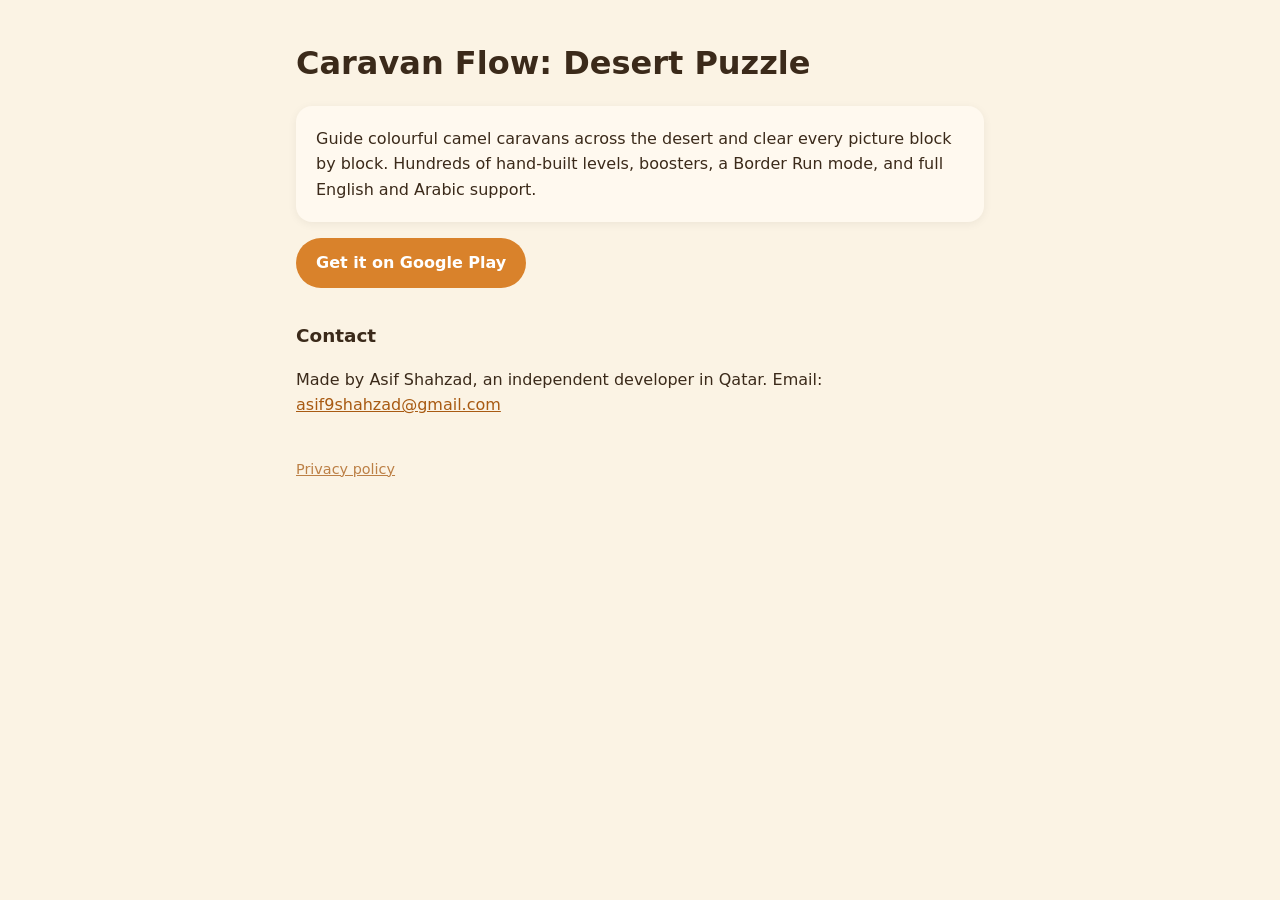
<file: index.html>
<!doctype html><html lang="en"><head><meta charset="utf-8"><meta name="viewport" content="width=device-width,initial-scale=1">
<title>Caravan Flow: Desert Puzzle</title><meta name="description" content="Caravan Flow: Desert Puzzle — a relaxing colour-sorting caravan puzzle game for Android.">
<link rel="stylesheet" href="style.css"></head><body><main>
<h1>Caravan Flow: Desert Puzzle</h1>
<p class="card">Guide colourful camel caravans across the desert and clear every picture block by block. Hundreds of hand-built levels, boosters, a Border Run mode, and full English and Arabic support.</p>
<p><a class="btn" href="https://play.google.com/store/apps/details?id=com.areesha.caravanflow">Get it on Google Play</a></p>
<h2>Contact</h2>
<p>Made by Asif Shahzad, an independent developer in Qatar. Email: <a href="mailto:asif9shahzad@gmail.com">asif9shahzad@gmail.com</a></p>
<footer><a href="privacy.html">Privacy policy</a></footer>
</main></body></html>
</file>
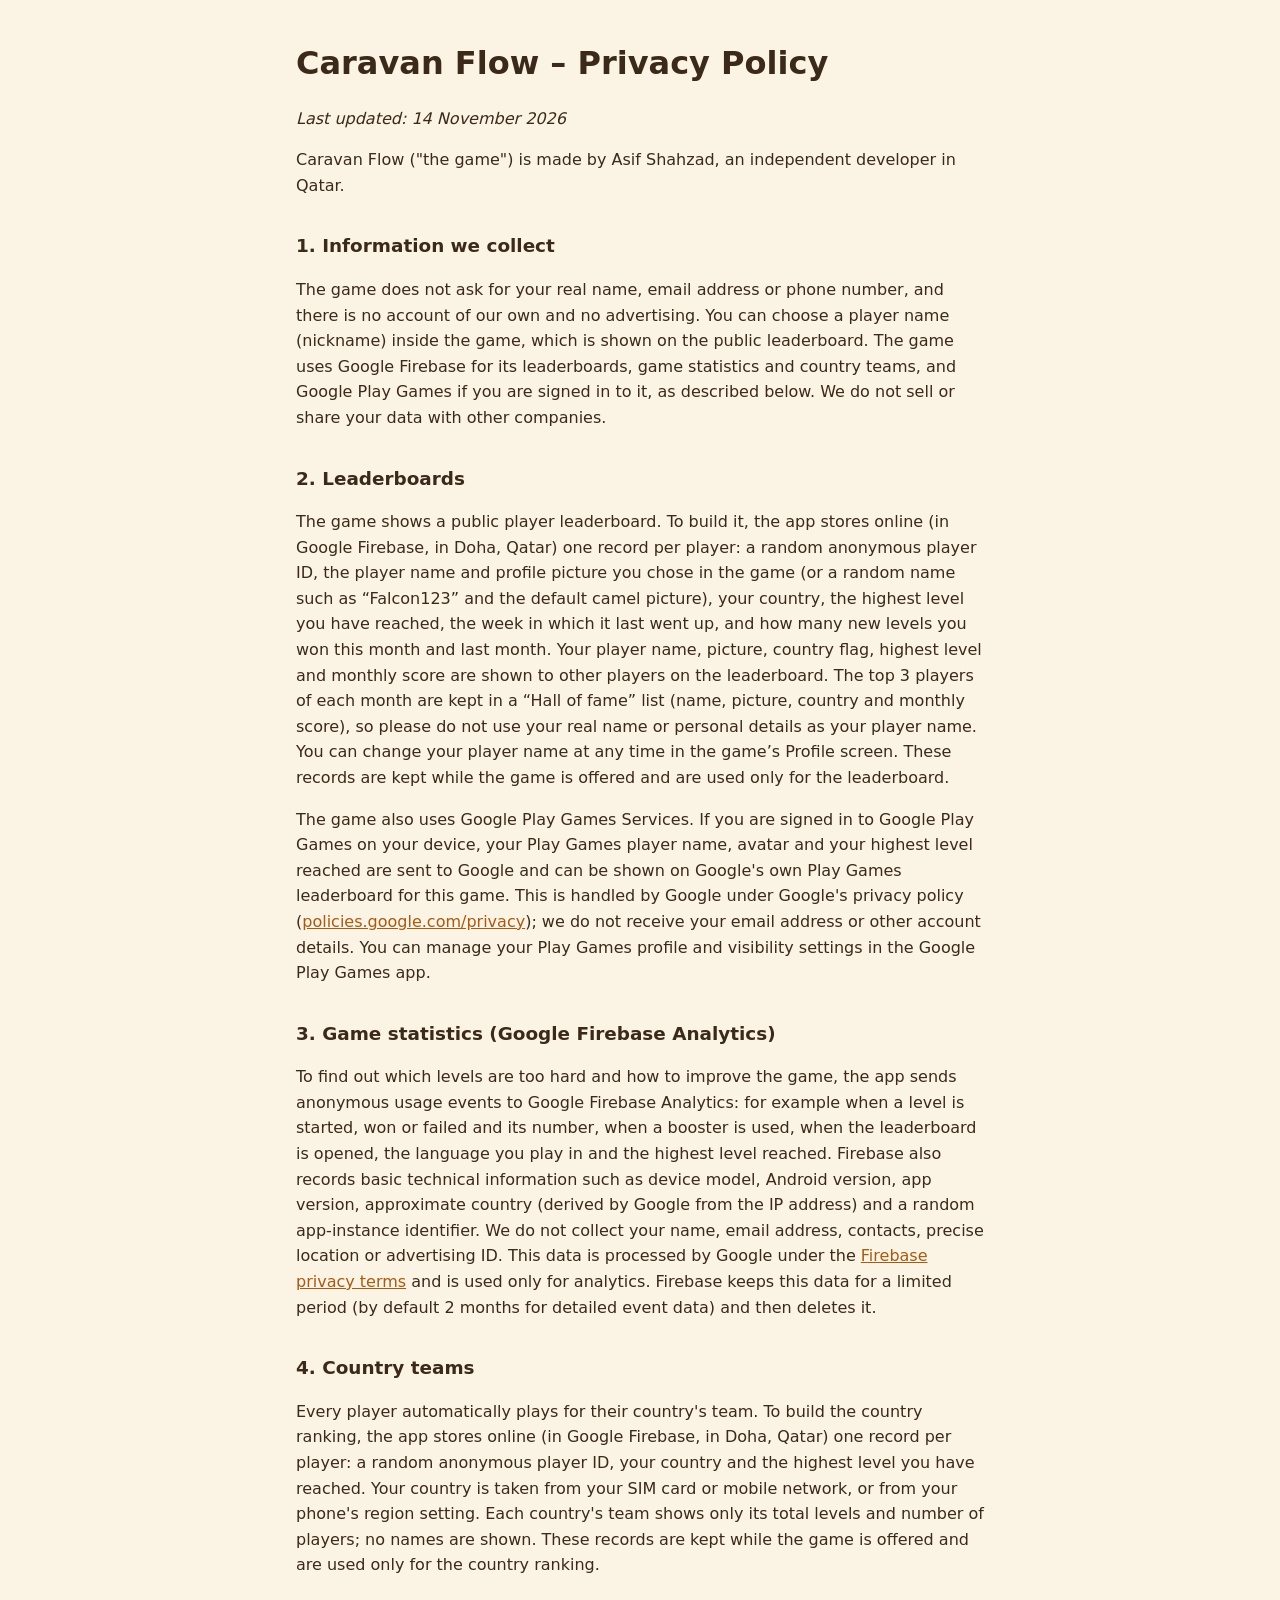
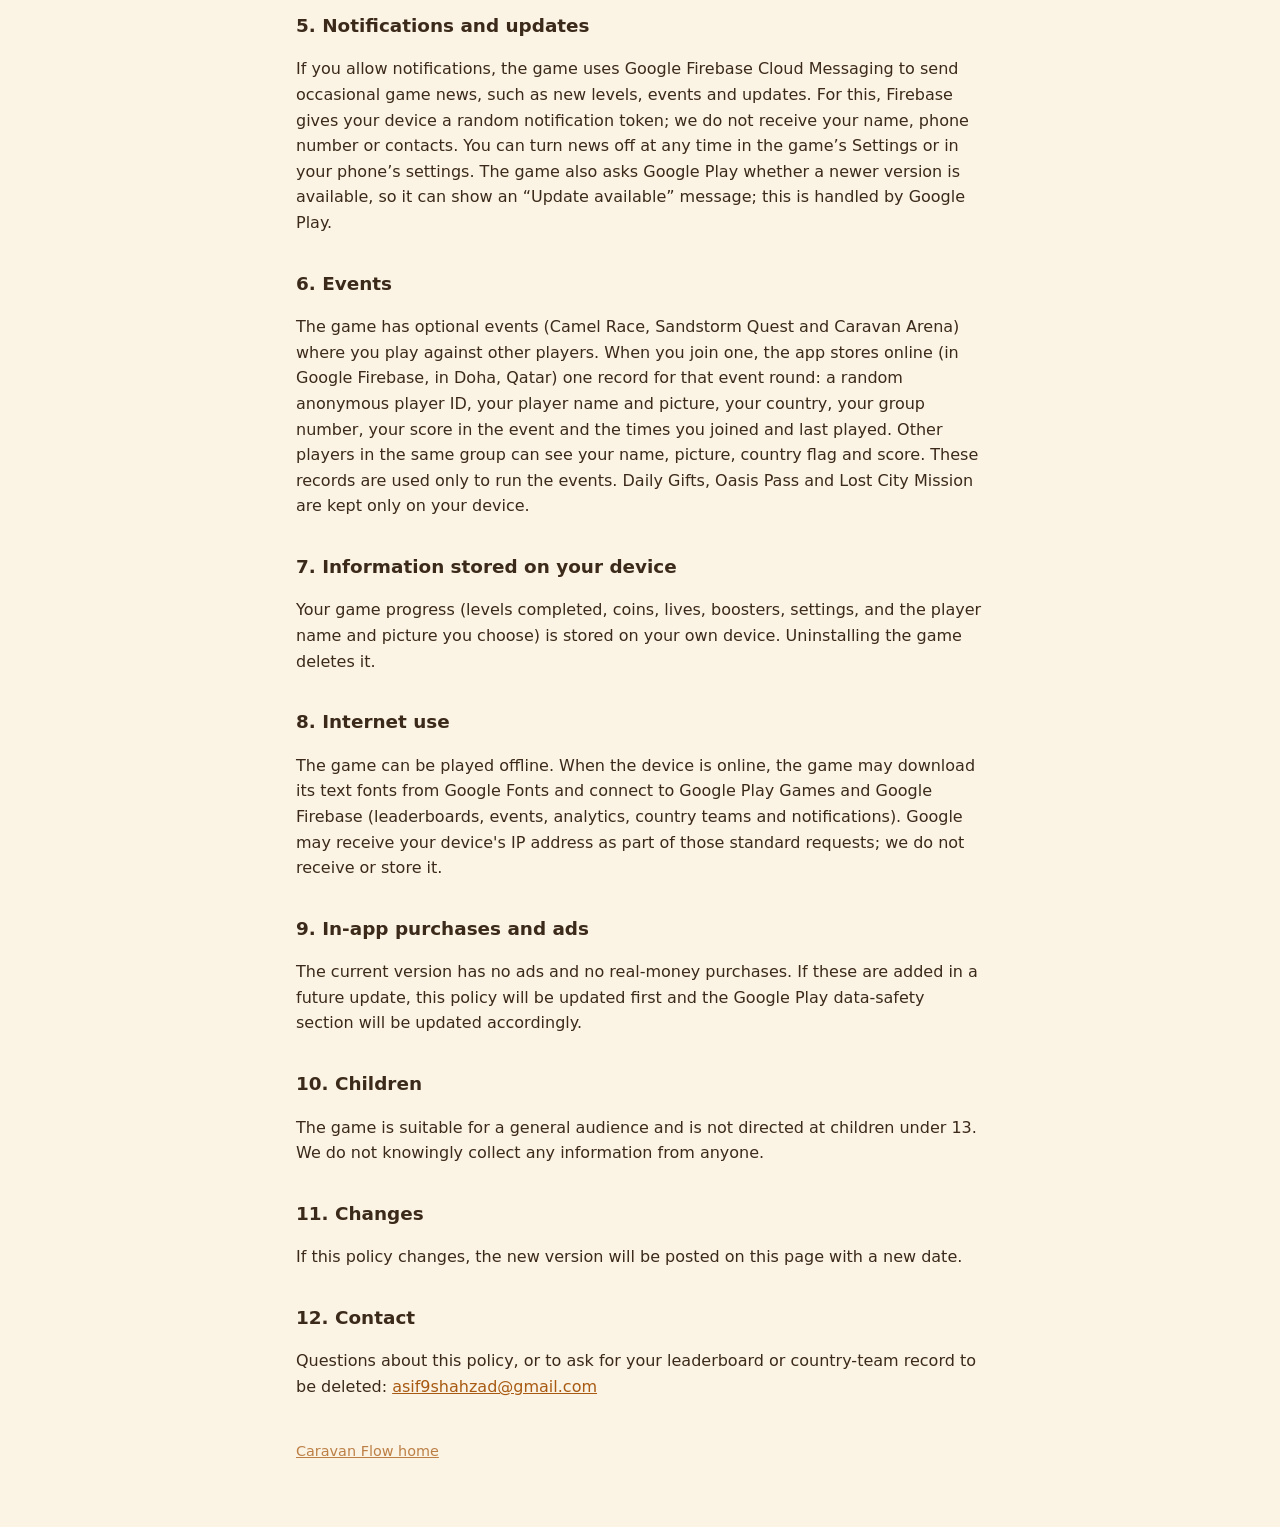
<file: privacy.html>
<!doctype html><html lang="en"><head><meta charset="utf-8"><meta name="viewport" content="width=device-width,initial-scale=1">
<title>Caravan Flow – Privacy Policy</title><link rel="stylesheet" href="style.css"></head><body><main>
<h1>Caravan Flow – Privacy Policy</h1>
<p><em>Last updated: 14 November 2026</em></p>
<p>Caravan Flow ("the game") is made by Asif Shahzad, an independent developer in Qatar.</p>
<h2>1. Information we collect</h2>
<p>The game does not ask for your real name, email address or phone number, and there is no account of our own and no advertising. You can choose a player name (nickname) inside the game, which is shown on the public leaderboard. The game uses Google Firebase for its leaderboards, game statistics and country teams, and Google Play Games if you are signed in to it, as described below. We do not sell or share your data with other companies.</p>
<h2>2. Leaderboards</h2>
<p>The game shows a public player leaderboard. To build it, the app stores online (in Google Firebase, in Doha, Qatar) one record per player: a random anonymous player ID, the player name and profile picture you chose in the game (or a random name such as “Falcon123” and the default camel picture), your country, the highest level you have reached, the week in which it last went up, and how many new levels you won this month and last month. Your player name, picture, country flag, highest level and monthly score are shown to other players on the leaderboard. The top 3 players of each month are kept in a “Hall of fame” list (name, picture, country and monthly score), so please do not use your real name or personal details as your player name. You can change your player name at any time in the game’s Profile screen. These records are kept while the game is offered and are used only for the leaderboard.</p>
<p>The game also uses Google Play Games Services. If you are signed in to Google Play Games on your device, your Play Games player name, avatar and your highest level reached are sent to Google and can be shown on Google's own Play Games leaderboard for this game. This is handled by Google under Google's privacy policy (<a href="https://policies.google.com/privacy">policies.google.com/privacy</a>); we do not receive your email address or other account details. You can manage your Play Games profile and visibility settings in the Google Play Games app.</p>
<h2>3. Game statistics (Google Firebase Analytics)</h2>
<p>To find out which levels are too hard and how to improve the game, the app sends anonymous usage events to Google Firebase Analytics: for example when a level is started, won or failed and its number, when a booster is used, when the leaderboard is opened, the language you play in and the highest level reached. Firebase also records basic technical information such as device model, Android version, app version, approximate country (derived by Google from the IP address) and a random app-instance identifier. We do not collect your name, email address, contacts, precise location or advertising ID. This data is processed by Google under the <a href="https://firebase.google.com/support/privacy">Firebase privacy terms</a> and is used only for analytics. Firebase keeps this data for a limited period (by default 2 months for detailed event data) and then deletes it.</p>
<h2>4. Country teams</h2>
<p>Every player automatically plays for their country's team. To build the country ranking, the app stores online (in Google Firebase, in Doha, Qatar) one record per player: a random anonymous player ID, your country and the highest level you have reached. Your country is taken from your SIM card or mobile network, or from your phone's region setting. Each country's team shows only its total levels and number of players; no names are shown. These records are kept while the game is offered and are used only for the country ranking.</p>
<h2>5. Notifications and updates</h2>
<p>If you allow notifications, the game uses Google Firebase Cloud Messaging to send occasional game news, such as new levels, events and updates. For this, Firebase gives your device a random notification token; we do not receive your name, phone number or contacts. You can turn news off at any time in the game’s Settings or in your phone’s settings. The game also asks Google Play whether a newer version is available, so it can show an “Update available” message; this is handled by Google Play.</p>
<h2>6. Events</h2>
<p>The game has optional events (Camel Race, Sandstorm Quest and Caravan Arena) where you play against other players. When you join one, the app stores online (in Google Firebase, in Doha, Qatar) one record for that event round: a random anonymous player ID, your player name and picture, your country, your group number, your score in the event and the times you joined and last played. Other players in the same group can see your name, picture, country flag and score. These records are used only to run the events. Daily Gifts, Oasis Pass and Lost City Mission are kept only on your device.</p>
<h2>7. Information stored on your device</h2>
<p>Your game progress (levels completed, coins, lives, boosters, settings, and the player name and picture you choose) is stored on your own device. Uninstalling the game deletes it.</p>
<h2>8. Internet use</h2>
<p>The game can be played offline. When the device is online, the game may download its text fonts from Google Fonts and connect to Google Play Games and Google Firebase (leaderboards, events, analytics, country teams and notifications). Google may receive your device's IP address as part of those standard requests; we do not receive or store it.</p>
<h2>9. In-app purchases and ads</h2>
<p>The current version has no ads and no real-money purchases. If these are added in a future update, this policy will be updated first and the Google Play data-safety section will be updated accordingly.</p>
<h2>10. Children</h2>
<p>The game is suitable for a general audience and is not directed at children under 13. We do not knowingly collect any information from anyone.</p>
<h2>11. Changes</h2>
<p>If this policy changes, the new version will be posted on this page with a new date.</p>
<h2>12. Contact</h2>
<p>Questions about this policy, or to ask for your leaderboard or country-team record to be deleted: <a href="mailto:asif9shahzad@gmail.com">asif9shahzad@gmail.com</a></p>
<footer><a href="index.html">Caravan Flow home</a></footer>
</main></body></html>
</file>
<file: style.css>
:root{--bg:#fbf3e4;--ink:#3b2a1a;--accent:#d9822b;--card:#fff9ef}
*{box-sizing:border-box}body{margin:0;background:var(--bg);color:var(--ink);font-family:system-ui,-apple-system,"Segoe UI",Roboto,sans-serif;line-height:1.6}
main{max-width:720px;margin:0 auto;padding:32px 16px 64px}
h1{font-size:2rem;margin:.2em 0}h2{font-size:1.15rem;margin-top:1.8em}
.card{background:var(--card);border-radius:16px;padding:20px;box-shadow:0 2px 10px rgba(0,0,0,.06)}
a{color:#a85a12}.btn{display:inline-block;background:var(--accent);color:#fff;text-decoration:none;padding:12px 20px;border-radius:999px;font-weight:600}
footer{margin-top:40px;font-size:.9rem;opacity:.75}
</file>
